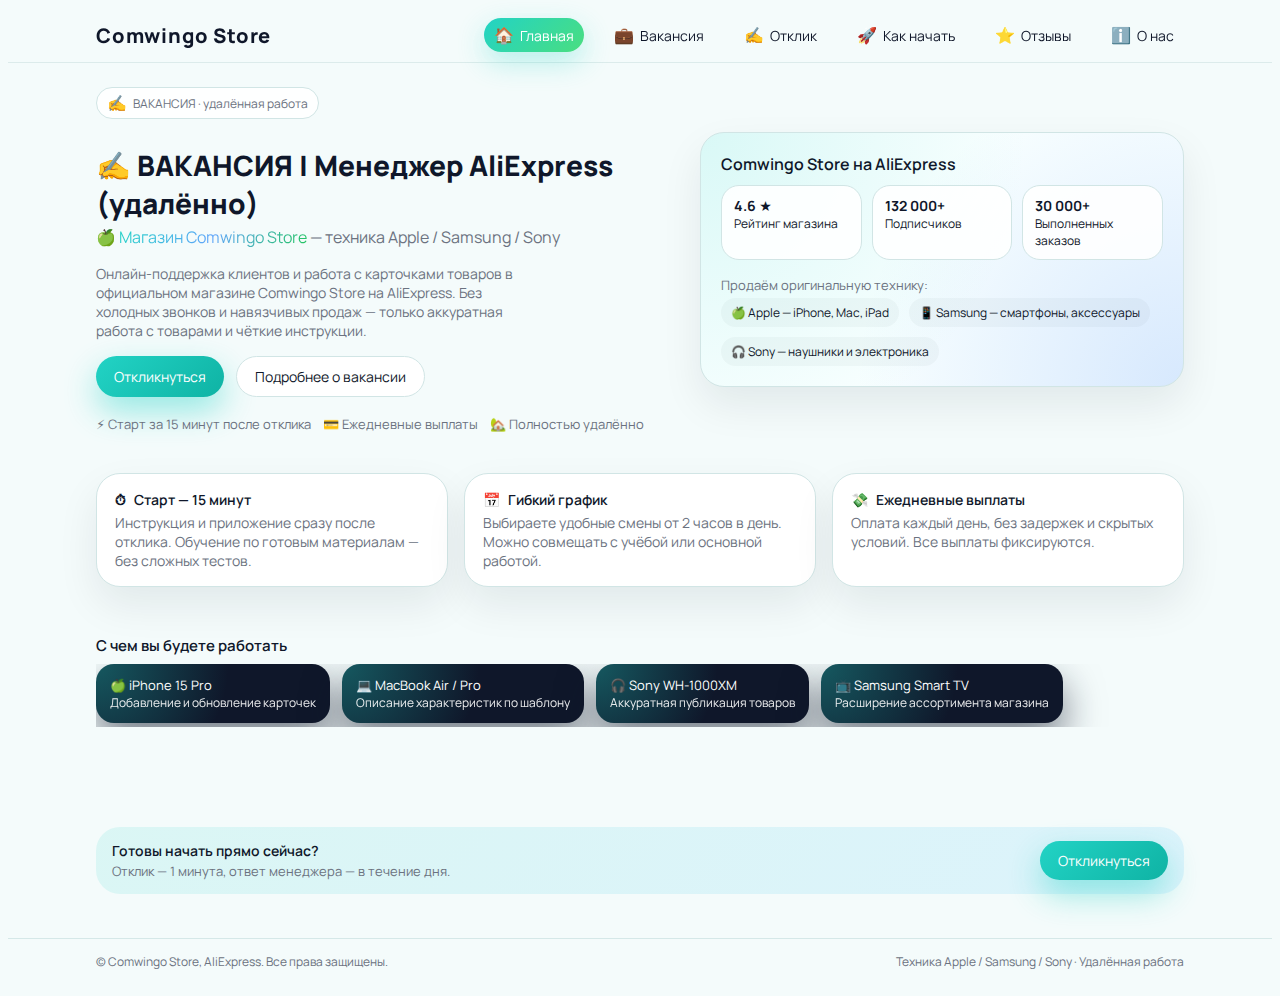
<file: index.html>
<!DOCTYPE html>
<html lang="ru">
<head>
  <meta charset="UTF-8" />
  <title>Comwingo Store — Вакансия менеджера AliExpress</title>
  <meta name="viewport" content="width=device-width, initial-scale=1" />
  <link href="https://fonts.googleapis.com/css2?family=Manrope:wght@400;500;600;700;800&display=swap" rel="stylesheet" />
  <link rel="stylesheet" href="style.css" />
</head>
<body>
<div class="page">
  <header class="header">
  <div class="header-inner">
    <a href="index.html" class="active" class="logo-box">
      <span class="logo-text">Comwingo Store</span>
    </a>
    <nav class="nav">
      <a href="index.html" class="active" class=""><span class="icon">🏠</span>Главная</a><a href="vacancy.html" ><span class="icon">💼</span>Вакансия</a><a href="apply.html" class=""><span class="icon">✍️</span>Отклик</a><a href="how-to-start.html" class=""><span class="icon">🚀</span>Как начать</a><a href="reviews.html" class=""><span class="icon">⭐</span>Отзывы</a><a href="about.html" class=""><span class="icon">ℹ️</span>О нас</a>
    </nav>
    <button class="nav-burger" aria-label="Открыть меню">☰</button>
  </div>
</header>
  <main>
    <section class="hero">
      <div class="container hero-grid">
        <div>
          <div class="badge"><span class="icon">✍️</span><span>ВАКАНСИЯ · удалённая работа</span></div>
          <h1 class="hero-title-main">✍️ ВАКАНСИЯ | Менеджер AliExpress (удалённо)</h1>
          <div class="hero-title-sub">🍏 <span class="hero-highlight">Магазин Comwingo Store</span> — техника Apple / Samsung / Sony</div>
          <p class="hero-text">
            Онлайн-поддержка клиентов и работа с карточками товаров в официальном магазине Comwingo Store на AliExpress.
            Без холодных звонков и навязчивых продаж — только аккуратная работа с товарами и чёткие инструкции.
          </p>
          <div class="hero-buttons">
            <a href="apply.html" class="btn btn-primary">Откликнуться</a>
            <a href="vacancy.html" class="btn btn-secondary">Подробнее о вакансии</a>
          </div>
          <div class="hero-meta">
            <span>⚡ Старт за 15 минут после отклика</span>
            <span>💳 Ежедневные выплаты</span>
            <span>🏡 Полностью удалённо</span>
          </div>
        </div>

        <aside class="hero-card">
          <div class="hero-card-title">Comwingo Store на AliExpress</div>
          <div class="hero-stats">
            <div class="stat-pill">
              <strong>4.6 ★</strong>
              Рейтинг магазина
            </div>
            <div class="stat-pill">
              <strong>132 000+</strong>
              Подписчиков
            </div>
            <div class="stat-pill">
              <strong>30 000+</strong>
              Выполненных заказов
            </div>
          </div>
          <div class="text-soft" style="font-size:13px;">Продаём оригинальную технику:</div>
          <div class="brands-row">
            <div class="brand-chip">🍏 Apple — iPhone, Mac, iPad</div>
            <div class="brand-chip">📱 Samsung — смартфоны, аксессуары</div>
            <div class="brand-chip">🎧 Sony — наушники и электроника</div>
          </div>
        </aside>
      </div>
    </section>

    <section class="section features">
      <div class="container">
        <div class="features-grid">
          <div class="card">
            <div class="card-title"><span>⏱</span>Старт — 15 минут</div>
            <div class="text-soft">
              Инструкция и приложение сразу после отклика. Обучение по готовым материалам — без сложных тестов.
            </div>
          </div>
          <div class="card">
            <div class="card-title"><span>📅</span>Гибкий график</div>
            <div class="text-soft">
              Выбираете удобные смены от 2 часов в день. Можно совмещать с учёбой или основной работой.
            </div>
          </div>
          <div class="card">
            <div class="card-title"><span>💸</span>Ежедневные выплаты</div>
            <div class="text-soft">
              Оплата каждый день, без задержек и скрытых условий. Все выплаты фиксируются.
            </div>
          </div>
        </div>
      </div>
    </section>

    <section class="section product-strip">
      <div class="container">
        <div class="product-strip-title">С чем вы будете работать</div>
        <div class="product-strip-row">
          <div class="product-pill">
            🍏 iPhone 15 Pro
            <span class="label">Добавление и обновление карточек</span>
          </div>
          <div class="product-pill">
            💻 MacBook Air / Pro
            <span class="label">Описание характеристик по шаблону</span>
          </div>
          <div class="product-pill">
            🎧 Sony WH-1000XM
            <span class="label">Аккуратная публикация товаров</span>
          </div>
          <div class="product-pill">
            📺 Samsung Smart TV
            <span class="label">Расширение ассортимента магазина</span>
          </div>
        </div>
      </div>
    </section>

    <section class="section">
      <div class="container">
        <div class="cta-stripe">
          <div>
            <div class="cta-stripe-text-title">Готовы начать прямо сейчас?</div>
            <div class="cta-stripe-text-sub">Отклик — 1 минута, ответ менеджера — в течение дня.</div>
          </div>
          <a href="apply.html" class="btn btn-primary">Откликнуться</a>
        </div>
      </div>
    </section>
  </main>
  <footer class="footer">
  <div class="footer-inner">
    <span>© Comwingo Store, AliExpress. Все права защищены.</span>
    <span>Техника Apple / Samsung / Sony · Удалённая работа</span>
  </div>
</footer>
</div>
<script src="script.js"></script>
</body>
</html>
</file>
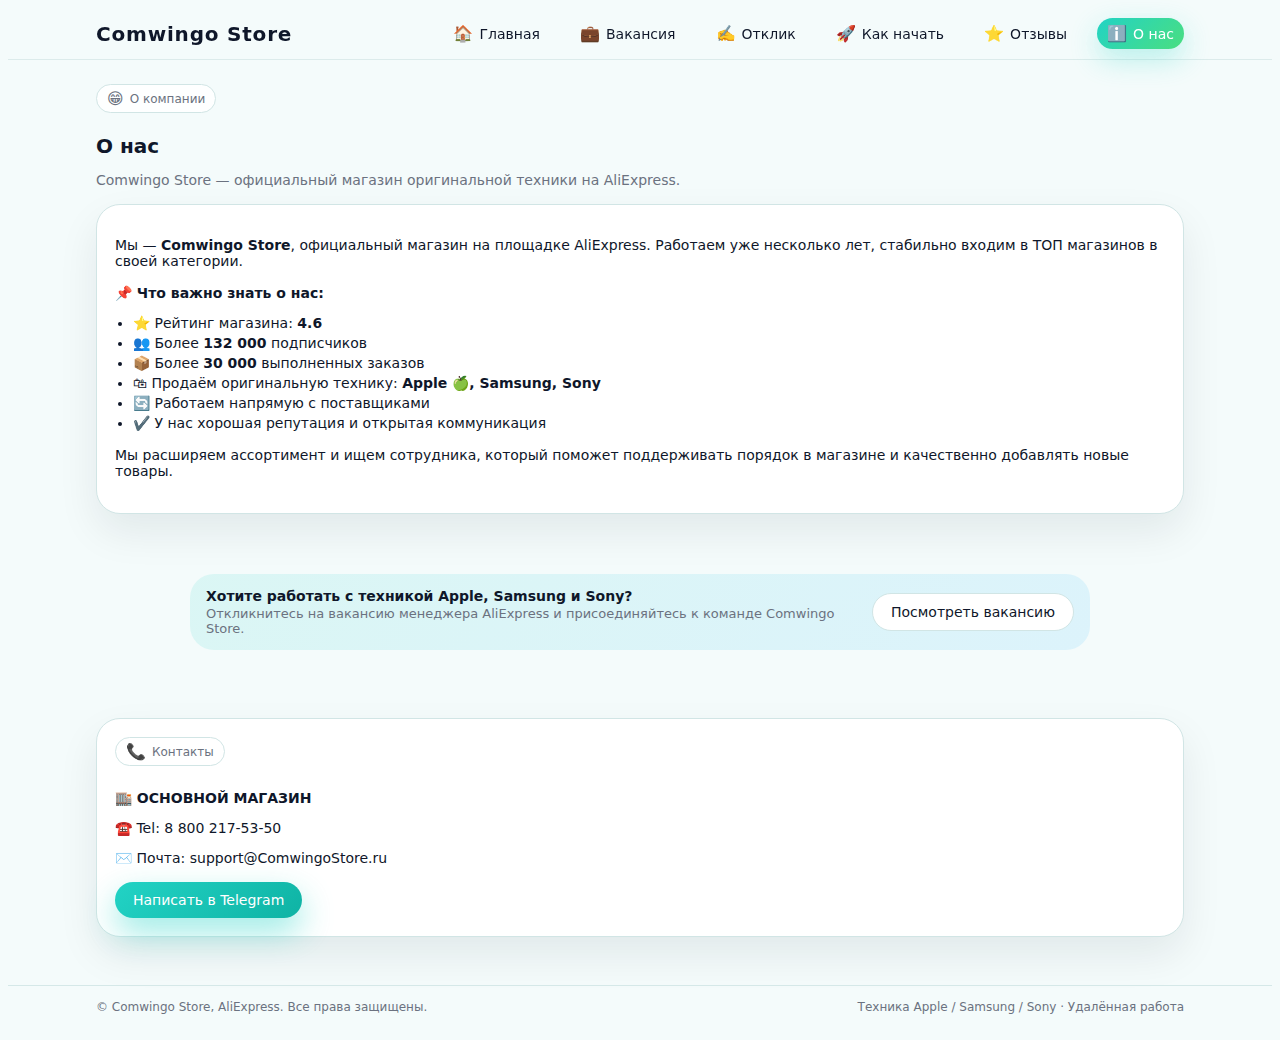
<file: about.html>
<!DOCTYPE html>
<html lang="ru">
<head>
  <meta charset="UTF-8" />
  <title>О нас — Comwingo Store</title>
  <meta name="viewport" content="width=device-width, initial-scale=1" />
  <link href="https://fonts.googleapis.com/css2?family=Nunito:wght@400;500;600;700;800&display=swap" rel="stylesheet" />
  <link rel="stylesheet" href="style.css" />
</head>
<body>
<div class="page">
  
<header class="header">
  <div class="header-inner">
    <a href="index.html" class="logo-box">
      <span class="logo-text">Comwingo Store</span>
    </a>
    <nav class="nav">
      <a href="index.html" class=""><span class="icon">🏠</span>Главная</a><a href="vacancy.html" class=""><span class="icon">💼</span>Вакансия</a><a href="apply.html" class=""><span class="icon">✍️</span>Отклик</a><a href="how-to-start.html" class=""><span class="icon">🚀</span>Как начать</a><a href="reviews.html" class=""><span class="icon">⭐</span>Отзывы</a><a href="about.html" class="active" ><span class="icon">ℹ️</span>О нас</a>
    </nav>
    <button class="nav-burger" aria-label="Открыть меню">☰</button>
  </div>
</header>

  
  <main class="section">
    <div class="container">
      <div class="section-header">
        <div class="badge"><span class="icon">😁</span><span>О компании</span></div>
        <h1 class="section-title">О нас</h1>
        <p class="section-subtitle">
          Comwingo Store — официальный магазин оригинальной техники на AliExpress.
        </p>
      </div>

      <div class="vacancy-block">
        <p>Мы — <strong>Comwingo Store</strong>, официальный магазин на площадке AliExpress. Работаем уже несколько лет, стабильно входим в ТОП магазинов в своей категории.</p>

        <p class="mt-16"><strong>📌 Что важно знать о нас:</strong></p>
        <ul class="vacancy-list">
          <li>⭐️ Рейтинг магазина: <strong>4.6</strong></li>
          <li>👥 Более <strong>132 000</strong> подписчиков</li>
          <li>📦 Более <strong>30 000</strong> выполненных заказов</li>
          <li>🛍 Продаём оригинальную технику: <strong>Apple 🍏, Samsung, Sony</strong></li>
          <li>🔄 Работаем напрямую с поставщиками</li>
          <li>✔️ У нас хорошая репутация и открытая коммуникация</li>
        </ul>

        <p class="mt-16">
          Мы расширяем ассортимент и ищем сотрудника, который поможет поддерживать порядок в магазине и качественно добавлять новые товары.
        </p>
      </div>

      <div class="section mt-16">
        <div class="cta-stripe cta-compact">
          <div>
            <div class="cta-stripe-text-title">Хотите работать с техникой Apple, Samsung и Sony?</div>
            <div class="cta-stripe-text-sub">Откликнитесь на вакансию менеджера AliExpress и присоединяйтесь к команде Comwingo Store.</div>
          </div>
          <a href="vacancy.html" class="btn btn-secondary">Посмотреть вакансию</a>
        </div>
      </div>

      <section class="section">
        <div class="contact-card">
          <div class="section-header">
            <div class="badge"><span class="icon">📞</span><span>Контакты</span></div>
          </div>
          <p><strong>🏬 ОСНОВНОЙ МАГАЗИН</strong></p>
          <p>☎️ Tel: 8 800 217-53-50</p>
          <p>✉️ Почта: support@ComwingoStore.ru</p>
          <div class="mt-16">
            <a href="https://t.me/ComwingoStore_Tatyana" target="_blank" rel="noopener" class="btn btn-primary">Написать в Telegram</a>
          </div>
        </div>
      </section>
    </div>
  </main>

  
<footer class="footer">
  <div class="footer-inner">
    <span>© Comwingo Store, AliExpress. Все права защищены.</span>
    <span>Техника Apple / Samsung / Sony · Удалённая работа</span>
  </div>
</footer>

</div>
<script src="script.js"></script>
</body>
</html>
</file>
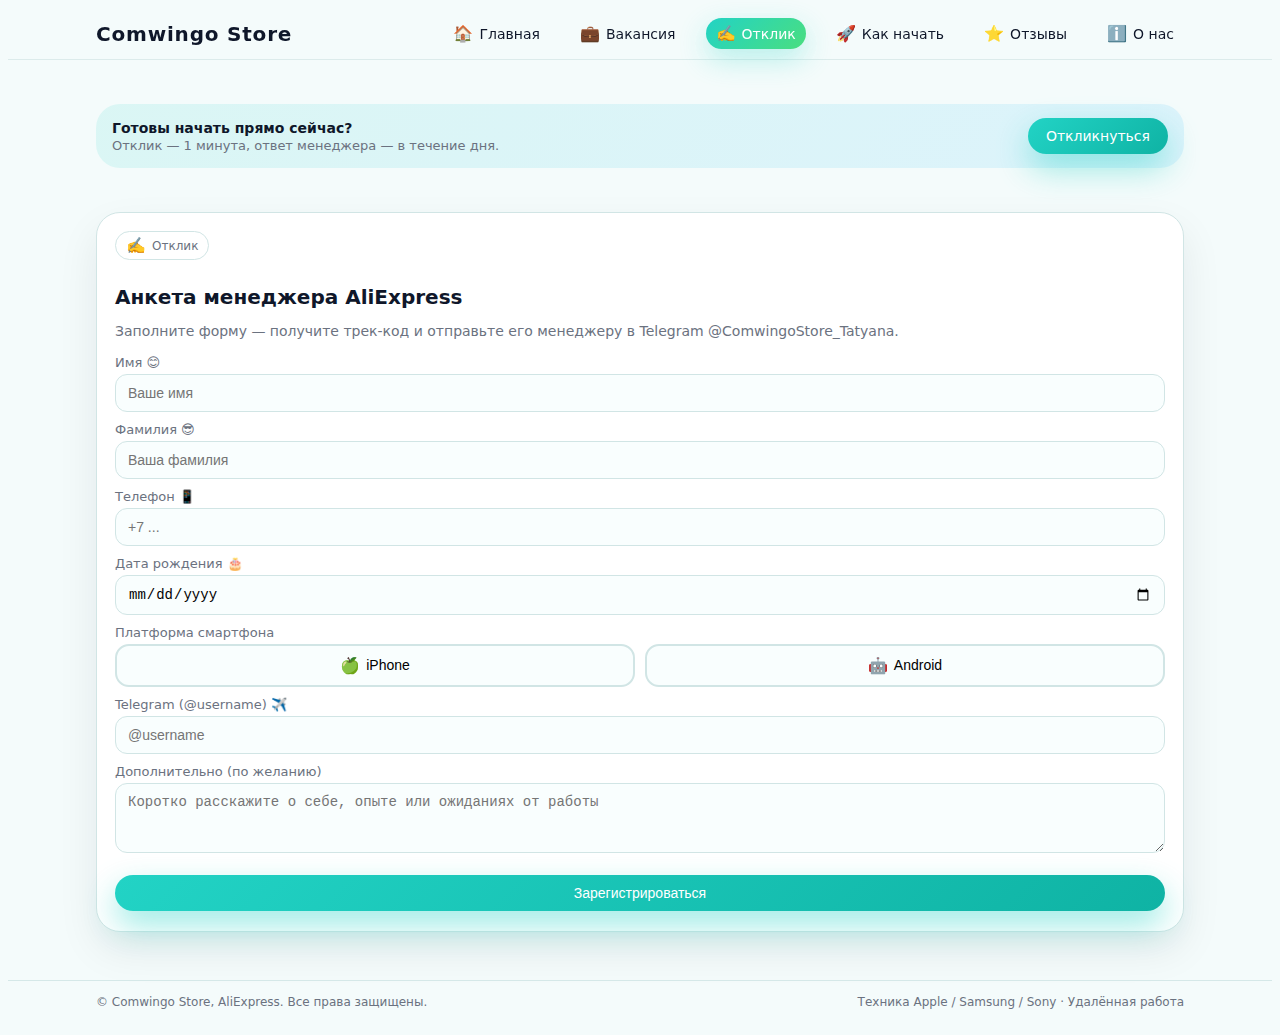
<file: apply.html>
<!DOCTYPE html>
<html lang="ru">
<head>
  <meta charset="UTF-8" />
  <title>Отклик на вакансию — Comwingo Store</title>
  <meta name="viewport" content="width=device-width, initial-scale=1" />
  <link href="https://fonts.googleapis.com/css2?family=Nunito:wght@400;500;600;700;800&display=swap" rel="stylesheet" />
  <link rel="stylesheet" href="style.css" />
</head>
<body>
<div class="page">
  
<header class="header">
  <div class="header-inner">
    <a href="index.html" class="logo-box">
      <span class="logo-text">Comwingo Store</span>
    </a>
    <nav class="nav">
      <a href="index.html" class=""><span class="icon">🏠</span>Главная</a><a href="vacancy.html" class=""><span class="icon">💼</span>Вакансия</a><a href="apply.html" class="active" ><span class="icon">✍️</span>Отклик</a><a href="how-to-start.html" class=""><span class="icon">🚀</span>Как начать</a><a href="reviews.html" class=""><span class="icon">⭐</span>Отзывы</a><a href="about.html" class=""><span class="icon">ℹ️</span>О нас</a>
    </nav>
    <button class="nav-burger" aria-label="Открыть меню">☰</button>
  </div>
</header>

  <main class="section">
    <div class="container">
      <div class="cta-stripe">
        <div>
          <div class="cta-stripe-text-title">Готовы начать прямо сейчас?</div>
          <div class="cta-stripe-text-sub">Отклик — 1 минута, ответ менеджера — в течение дня.</div>
        </div>
        <a href="#apply-form" class="btn btn-primary">Откликнуться</a>
      </div>

      <section class="section">
        <div class="form-card">
          <div class="section-header">
            <div class="badge"><span class="icon">✍️</span><span>Отклик</span></div>
            <h2 class="section-title">Анкета менеджера AliExpress</h2>
            <p class="section-subtitle">
              Заполните форму — получите трек-код и отправьте его менеджеру в Telegram <a href="https://t.me/ComwingoStore_Tatyana" target="_blank" rel="noopener">@ComwingoStore_Tatyana</a>.
            </p>
          </div>

          <form id="apply-form" class="form-grid">
            <div class="form-field">
              <label class="form-label" for="firstName">Имя 😊</label>
              <input class="input" id="firstName" name="firstName" placeholder="Ваше имя" required />
            </div>
            <div class="form-field">
              <label class="form-label" for="lastName">Фамилия 😎</label>
              <input class="input" id="lastName" name="lastName" placeholder="Ваша фамилия" required />
            </div>
            <div class="form-field">
              <label class="form-label" for="phone">Телефон 📱</label>
              <input class="input" id="phone" name="phone" placeholder="+7 ..." required />
            </div>
            <div class="form-field">
              <label class="form-label" for="birthday">Дата рождения 🎂</label>
              <input class="input" id="birthday" name="birthday" type="date" required />
            </div>
            <div class="form-field">
              <span class="form-label">Платформа смартфона</span>
              <div class="platform-toggle">
                <button type="button" class="platform-option" data-value="iPhone">
                  <span class="icon">🍏</span> iPhone
                </button>
                <button type="button" class="platform-option" data-value="Android">
                  <span class="icon">🤖</span> Android
                </button>
              </div>
              <input type="hidden" id="platform" name="platform" required />
            </div>
            <div class="form-field">
              <label class="form-label" for="telegram">Telegram (@username) ✈️</label>
              <input class="input" id="telegram" name="telegram" placeholder="@username" required />
            </div>
            <div class="form-field">
              <label class="form-label" for="comment">Дополнительно (по желанию)</label>
              <textarea class="textarea" id="comment" name="comment" rows="3" placeholder="Коротко расскажите о себе, опыте или ожиданиях от работы"></textarea>
            </div>

            <div class="form-footer">
              <button type="submit" class="btn btn-primary btn-full">Зарегистрироваться</button>
            </div>
          </form>
        </div>
      </section>
    </div>
  </main>
  
<footer class="footer">
  <div class="footer-inner">
    <span>© Comwingo Store, AliExpress. Все права защищены.</span>
    <span>Техника Apple / Samsung / Sony · Удалённая работа</span>
  </div>
</footer>

</div>
<script src="script.js"></script>
</body>
</html>
</file>
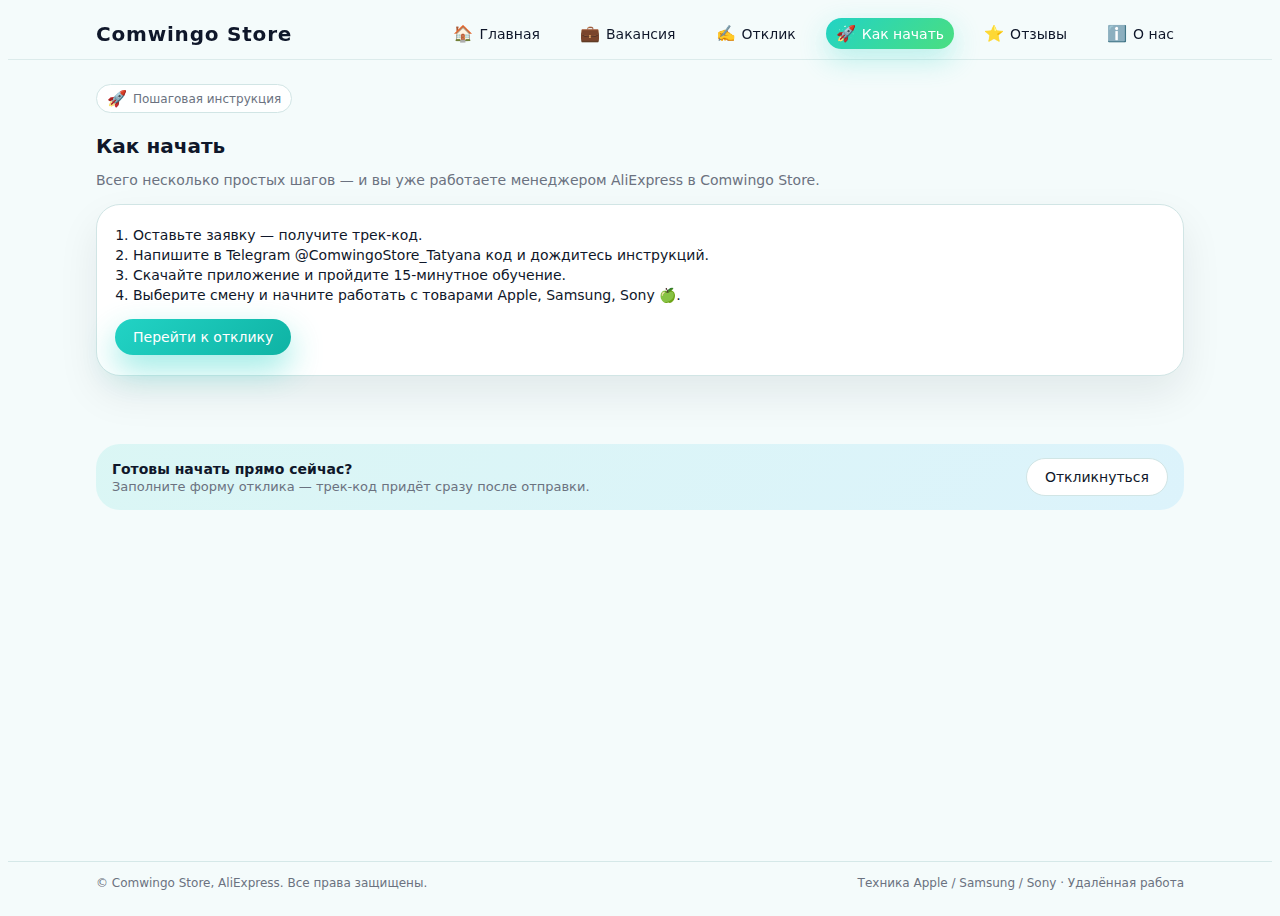
<file: how-to-start.html>
<!DOCTYPE html>
<html lang="ru">
<head>
  <meta charset="UTF-8" />
  <title>Как начать — Comwingo Store</title>
  <meta name="viewport" content="width=device-width, initial-scale=1" />
  <link href="https://fonts.googleapis.com/css2?family=Nunito:wght@400;500;600;700;800&display=swap" rel="stylesheet" />
  <link rel="stylesheet" href="style.css" />
</head>
<body>
<div class="page">
  
<header class="header">
  <div class="header-inner">
    <a href="index.html" class="logo-box">
      <span class="logo-text">Comwingo Store</span>
    </a>
    <nav class="nav">
      <a href="index.html" class=""><span class="icon">🏠</span>Главная</a><a href="vacancy.html" class=""><span class="icon">💼</span>Вакансия</a><a href="apply.html" class=""><span class="icon">✍️</span>Отклик</a><a href="how-to-start.html" class="active" ><span class="icon">🚀</span>Как начать</a><a href="reviews.html" class=""><span class="icon">⭐</span>Отзывы</a><a href="about.html" class=""><span class="icon">ℹ️</span>О нас</a>
    </nav>
    <button class="nav-burger" aria-label="Открыть меню">☰</button>
  </div>
</header>

  <main class="section">
    <div class="container">
      <div class="section-header">
        <div class="badge"><span class="icon">🚀</span><span>Пошаговая инструкция</span></div>
        <h1 class="section-title">Как начать</h1>
        <p class="section-subtitle">
          Всего несколько простых шагов — и вы уже работаете менеджером AliExpress в Comwingo Store.
        </p>
      </div>

      <div class="vacancy-block">
        <ol class="vacancy-list">
          <li>Оставьте заявку — получите трек-код.</li>
          <li>Напишите в Telegram <a href="https://t.me/ComwingoStore_Tatyana" target="_blank" rel="noopener">@ComwingoStore_Tatyana</a> код и дождитесь инструкций.</li>
          <li>Скачайте приложение и пройдите 15-минутное обучение.</li>
          <li>Выберите смену и начните работать с товарами Apple, Samsung, Sony 🍏.</li>
        </ol>

        <div class="mt-16">
          <a href="apply.html" class="btn btn-primary">Перейти к отклику</a>
        </div>
      </div>

      <div class="section mt-24">
        <div class="cta-stripe">
          <div>
            <div class="cta-stripe-text-title">Готовы начать прямо сейчас?</div>
            <div class="cta-stripe-text-sub">Заполните форму отклика — трек-код придёт сразу после отправки.</div>
          </div>
          <a href="apply.html" class="btn btn-secondary">Откликнуться</a>
        </div>
      </div>
    </div>
  </main>
  
<footer class="footer">
  <div class="footer-inner">
    <span>© Comwingo Store, AliExpress. Все права защищены.</span>
    <span>Техника Apple / Samsung / Sony · Удалённая работа</span>
  </div>
</footer>

</div>
<script src="script.js"></script>
</body>
</html>
</file>
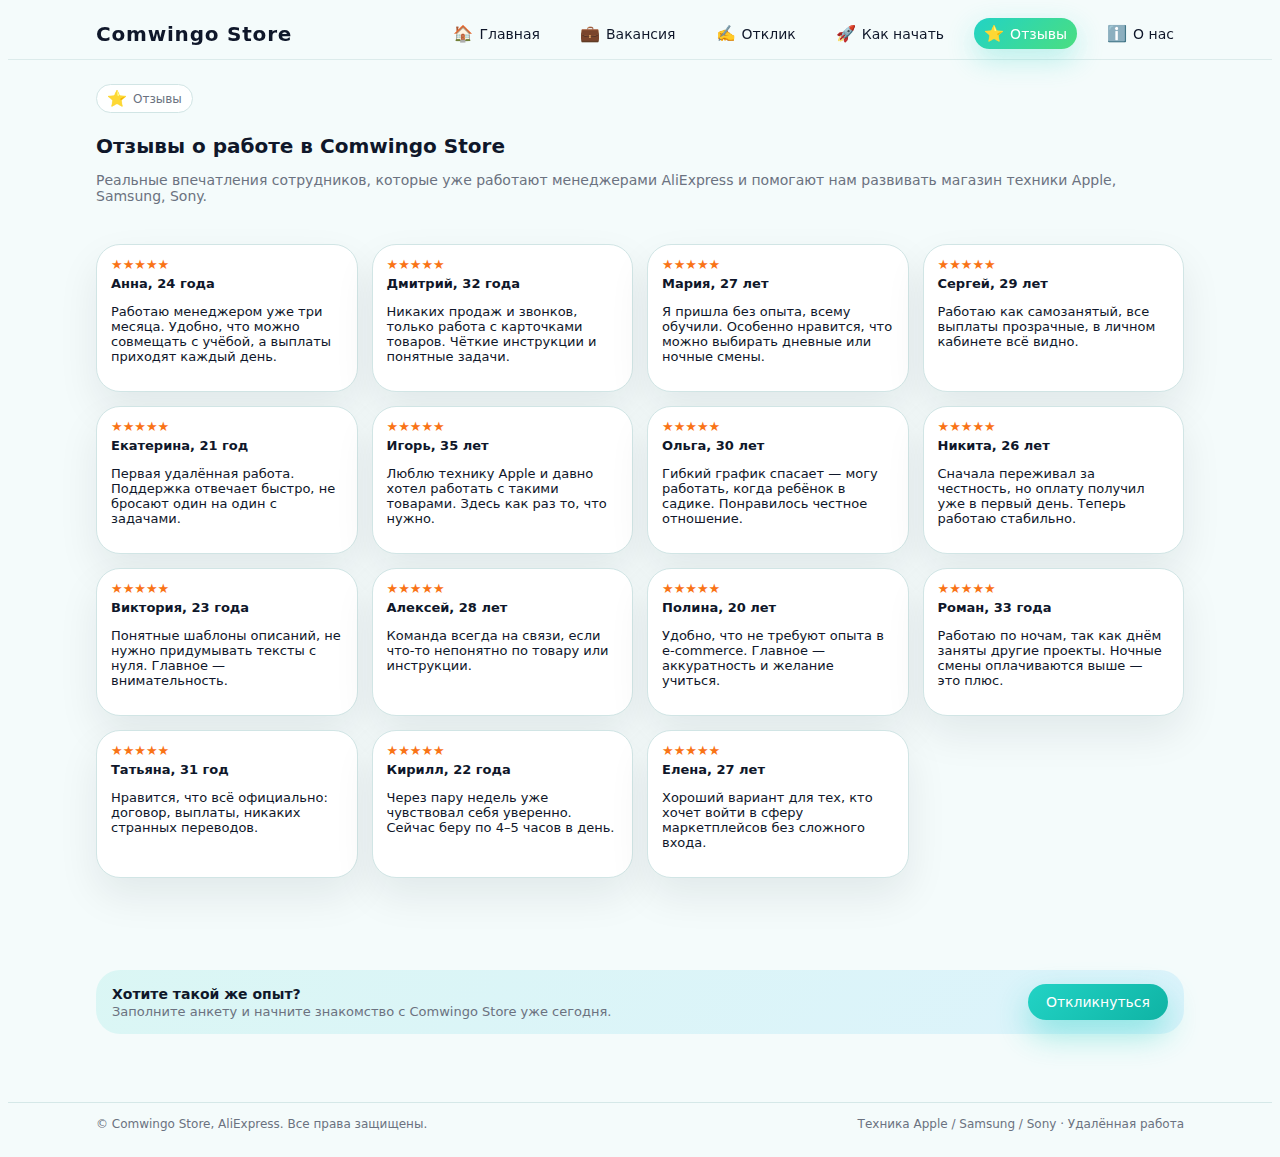
<file: reviews.html>
<!DOCTYPE html>
<html lang="ru">
<head>
  <meta charset="UTF-8" />
  <title>Отзывы о работе — Comwingo Store</title>
  <meta name="viewport" content="width=device-width, initial-scale=1" />
  <link href="https://fonts.googleapis.com/css2?family=Nunito:wght@400;500;600;700;800&display=swap" rel="stylesheet" />
  <link rel="stylesheet" href="style.css" />
</head>
<body>
<div class="page">
  
<header class="header">
  <div class="header-inner">
    <a href="index.html" class="logo-box">
      <span class="logo-text">Comwingo Store</span>
    </a>
    <nav class="nav">
      <a href="index.html" class=""><span class="icon">🏠</span>Главная</a><a href="vacancy.html" class=""><span class="icon">💼</span>Вакансия</a><a href="apply.html" class=""><span class="icon">✍️</span>Отклик</a><a href="how-to-start.html" class=""><span class="icon">🚀</span>Как начать</a><a href="reviews.html" class="active" ><span class="icon">⭐</span>Отзывы</a><a href="about.html" class=""><span class="icon">ℹ️</span>О нас</a>
    </nav>
    <button class="nav-burger" aria-label="Открыть меню">☰</button>
  </div>
</header>

  <main class="section">
    <div class="container">
      <div class="section-header">
        <div class="badge"><span class="icon">⭐</span><span>Отзывы</span></div>
        <h1 class="section-title">Отзывы о работе в Comwingo Store</h1>
        <p class="section-subtitle">
          Реальные впечатления сотрудников, которые уже работают менеджерами AliExpress и помогают нам развивать магазин техники Apple, Samsung, Sony.
        </p>
      </div>

      <section class="section">
        <div class="reviews-grid">
          
      <article class="review-card">
        <div class="review-stars">★★★★★</div>
        <div class="review-name">Анна, 24 года</div>
        <p>Работаю менеджером уже три месяца. Удобно, что можно совмещать с учёбой, а выплаты приходят каждый день.</p>
      </article>
    
      <article class="review-card">
        <div class="review-stars">★★★★★</div>
        <div class="review-name">Дмитрий, 32 года</div>
        <p>Никаких продаж и звонков, только работа с карточками товаров. Чёткие инструкции и понятные задачи.</p>
      </article>
    
      <article class="review-card">
        <div class="review-stars">★★★★★</div>
        <div class="review-name">Мария, 27 лет</div>
        <p>Я пришла без опыта, всему обучили. Особенно нравится, что можно выбирать дневные или ночные смены.</p>
      </article>
    
      <article class="review-card">
        <div class="review-stars">★★★★★</div>
        <div class="review-name">Сергей, 29 лет</div>
        <p>Работаю как самозанятый, все выплаты прозрачные, в личном кабинете всё видно.</p>
      </article>
    
      <article class="review-card">
        <div class="review-stars">★★★★★</div>
        <div class="review-name">Екатерина, 21 год</div>
        <p>Первая удалённая работа. Поддержка отвечает быстро, не бросают один на один с задачами.</p>
      </article>
    
      <article class="review-card">
        <div class="review-stars">★★★★★</div>
        <div class="review-name">Игорь, 35 лет</div>
        <p>Люблю технику Apple и давно хотел работать с такими товарами. Здесь как раз то, что нужно.</p>
      </article>
    
      <article class="review-card">
        <div class="review-stars">★★★★★</div>
        <div class="review-name">Ольга, 30 лет</div>
        <p>Гибкий график спасает — могу работать, когда ребёнок в садике. Понравилось честное отношение.</p>
      </article>
    
      <article class="review-card">
        <div class="review-stars">★★★★★</div>
        <div class="review-name">Никита, 26 лет</div>
        <p>Сначала переживал за честность, но оплату получил уже в первый день. Теперь работаю стабильно.</p>
      </article>
    
      <article class="review-card">
        <div class="review-stars">★★★★★</div>
        <div class="review-name">Виктория, 23 года</div>
        <p>Понятные шаблоны описаний, не нужно придумывать тексты с нуля. Главное — внимательность.</p>
      </article>
    
      <article class="review-card">
        <div class="review-stars">★★★★★</div>
        <div class="review-name">Алексей, 28 лет</div>
        <p>Команда всегда на связи, если что-то непонятно по товару или инструкции.</p>
      </article>
    
      <article class="review-card">
        <div class="review-stars">★★★★★</div>
        <div class="review-name">Полина, 20 лет</div>
        <p>Удобно, что не требуют опыта в e-commerce. Главное — аккуратность и желание учиться.</p>
      </article>
    
      <article class="review-card">
        <div class="review-stars">★★★★★</div>
        <div class="review-name">Роман, 33 года</div>
        <p>Работаю по ночам, так как днём заняты другие проекты. Ночные смены оплачиваются выше — это плюс.</p>
      </article>
    
      <article class="review-card">
        <div class="review-stars">★★★★★</div>
        <div class="review-name">Татьяна, 31 год</div>
        <p>Нравится, что всё официально: договор, выплаты, никаких странных переводов.</p>
      </article>
    
      <article class="review-card">
        <div class="review-stars">★★★★★</div>
        <div class="review-name">Кирилл, 22 года</div>
        <p>Через пару недель уже чувствовал себя уверенно. Сейчас беру по 4–5 часов в день.</p>
      </article>
    
      <article class="review-card">
        <div class="review-stars">★★★★★</div>
        <div class="review-name">Елена, 27 лет</div>
        <p>Хороший вариант для тех, кто хочет войти в сферу маркетплейсов без сложного входа.</p>
      </article>
    
        </div>
      </section>

      <div class="section mt-24">
        <div class="cta-stripe">
          <div>
            <div class="cta-stripe-text-title">Хотите такой же опыт?</div>
            <div class="cta-stripe-text-sub">Заполните анкету и начните знакомство с Comwingo Store уже сегодня.</div>
          </div>
          <a href="apply.html" class="btn btn-primary">Откликнуться</a>
        </div>
      </div>
    </div>
  </main>
  
<footer class="footer">
  <div class="footer-inner">
    <span>© Comwingo Store, AliExpress. Все права защищены.</span>
    <span>Техника Apple / Samsung / Sony · Удалённая работа</span>
  </div>
</footer>

</div>
<script src="script.js"></script>
</body>
</html>
</file>
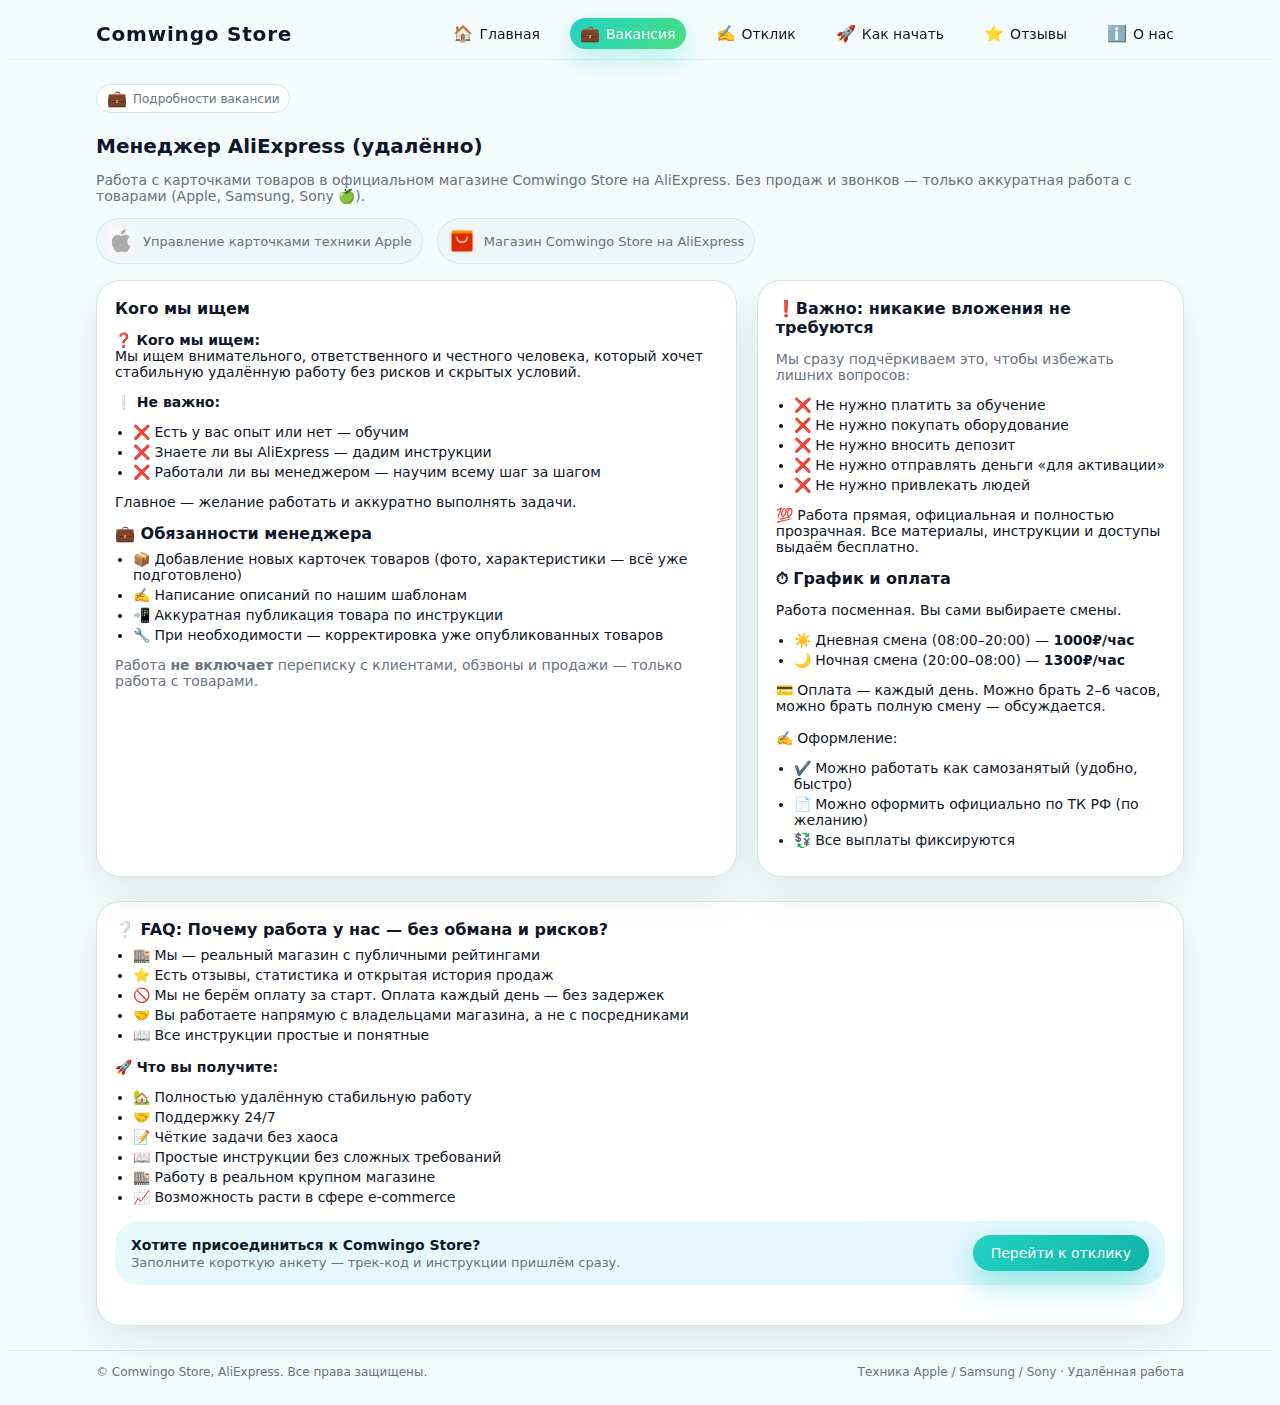
<file: vacancy.html>
<!DOCTYPE html>
<html lang="ru">
<head>
  <meta charset="UTF-8" />
  <title>Вакансия — менеджер AliExpress | Comwingo Store</title>
  <meta name="viewport" content="width=device-width, initial-scale=1" />
  <link href="https://fonts.googleapis.com/css2?family=Nunito:wght@400;500;600;700;800&display=swap" rel="stylesheet" />
  <link rel="stylesheet" href="style.css" />
</head>
<body>
<div class="page">
  
<header class="header">
  <div class="header-inner">
    <a href="index.html" class="logo-box">
      <span class="logo-text">Comwingo Store</span>
    </a>
    <nav class="nav">
      <a href="index.html" class=""><span class="icon">🏠</span>Главная</a><a href="vacancy.html" class="active" ><span class="icon">💼</span>Вакансия</a><a href="apply.html" class=""><span class="icon">✍️</span>Отклик</a><a href="how-to-start.html" class=""><span class="icon">🚀</span>Как начать</a><a href="reviews.html" class=""><span class="icon">⭐</span>Отзывы</a><a href="about.html" class=""><span class="icon">ℹ️</span>О нас</a>
    </nav>
    <button class="nav-burger" aria-label="Открыть меню">☰</button>
  </div>
</header>

  <main class="section">
    <div class="container">
      <div class="section-header">
        <div class="badge"><span class="icon">💼</span><span>Подробности вакансии</span></div>
        <h1 class="section-title">Менеджер AliExpress (удалённо)</h1>
        <p class="section-subtitle">
          Работа с карточками товаров в официальном магазине Comwingo Store на AliExpress.
          Без продаж и звонков — только аккуратная работа с товарами (Apple, Samsung, Sony 🍏).
        
        <div class="brand-logos">
          <div class="brand-logo-item">
            <img src="assets/apple-icon.png" alt="Apple" class="brand-logo" />
            <span class="brand-logo-caption">Управление карточками техники Apple</span>
          </div>
          <div class="brand-logo-item">
            <img src="assets/aliexpress-icon.png" alt="AliExpress" class="brand-logo" />
            <span class="brand-logo-caption">Магазин Comwingo Store на AliExpress</span>
          </div>
        </div>
</p>
      </div>

      <div class="vacancy-columns">
        <div class="vacancy-block">
          <h3>Кого мы ищем</h3>
          <p>
❓ <strong>Кого мы ищем:</strong><br/>
Мы ищем внимательного, ответственного и честного человека, который хочет стабильную удалённую работу без рисков и скрытых условий.
</p>
          <p><strong>❕ Не важно:</strong></p>
          <ul class="vacancy-list">
            <li>❌ Есть у вас опыт или нет — обучим</li>
            <li>❌ Знаете ли вы AliExpress — дадим инструкции</li>
            <li>❌ Работали ли вы менеджером — научим всему шаг за шагом</li>
          </ul>
          <p>Главное — желание работать и аккуратно выполнять задачи.</p>

          <h3 class="mt-16">💼 Обязанности менеджера</h3>
          <ul class="vacancy-list">
            <li>📦 Добавление новых карточек товаров (фото, характеристики — всё уже подготовлено)</li>
            <li>✍️ Написание описаний по нашим шаблонам</li>
            <li>📲 Аккуратная публикация товара по инструкции</li>
            <li>🔧 При необходимости — корректировка уже опубликованных товаров</li>
          </ul>
          <p class="text-soft">
            Работа <strong>не включает</strong> переписку с клиентами, обзвоны и продажи —
            только работа с товарами.
          </p>
        </div>

        <div class="vacancy-block">
          <h3>❗️Важно: никакие вложения не требуются</h3>
          <p class="text-soft">
            Мы сразу подчёркиваем это, чтобы избежать лишних вопросов:
          </p>
          <ul class="vacancy-list">
            <li>❌ Не нужно платить за обучение</li>
            <li>❌ Не нужно покупать оборудование</li>
            <li>❌ Не нужно вносить депозит</li>
            <li>❌ Не нужно отправлять деньги «для активации»</li>
            <li>❌ Не нужно привлекать людей</li>
          </ul>
          <p>
            💯 Работа прямая, официальная и полностью прозрачная. Все материалы, инструкции и доступы выдаём бесплатно.
          </p>

          <h3 class="mt-16">⏱ График и оплата</h3>
          <p>Работа посменная. Вы сами выбираете смены.</p>
          <ul class="vacancy-list">
            <li>☀️ Дневная смена (08:00–20:00) — <strong>1000₽/час</strong></li>
            <li>🌙 Ночная смена (20:00–08:00) — <strong>1300₽/час</strong></li>
          </ul>
          <p>💳 Оплата — каждый день. Можно брать 2–6 часов, можно брать полную смену — обсуждается.</p>
          <p class="mt-16">
            ✍️ Оформление:
          </p>
          <ul class="vacancy-list">
            <li>✔️ Можно работать как самозанятый (удобно, быстро)</li>
            <li>📄 Можно оформить официально по ТК РФ (по желанию)</li>
            <li>💱 Все выплаты фиксируются</li>
          </ul>
        </div>
      </div>

      <div class="vacancy-block mt-24">
        <h3>❔ FAQ: Почему работа у нас — без обмана и рисков?</h3>
        <ul class="vacancy-list">
          <li>🏬 Мы — реальный магазин с публичными рейтингами</li>
          <li>⭐ Есть отзывы, статистика и открытая история продаж</li>
          <li>🚫 Мы не берём оплату за старт. Оплата каждый день — без задержек</li>
          <li>🤝 Вы работаете напрямую с владельцами магазина, а не с посредниками</li>
          <li>📖 Все инструкции простые и понятные</li>
        </ul>
        <p class="mt-16">
          🚀 <strong>Что вы получите:</strong>
        </p>
        <ul class="vacancy-list">
          <li>🏡 Полностью удалённую стабильную работу</li>
          <li>🤝 Поддержку 24/7</li>
          <li>📝 Чёткие задачи без хаоса</li>
          <li>📖 Простые инструкции без сложных требований</li>
          <li>🏬 Работу в реальном крупном магазине</li>
          <li>📈 Возможность расти в сфере e-commerce</li>
        </ul>

        <div class="cta-stripe mt-16">
          <div>
            <div class="cta-stripe-text-title">Хотите присоединиться к Comwingo Store?</div>
            <div class="cta-stripe-text-sub">Заполните короткую анкету — трек-код и инструкции пришлём сразу.</div>
          </div>
          <a href="apply.html" class="btn btn-primary">Перейти к отклику</a>
        </div>
      </div>
    </div>
  </main>
  
<footer class="footer">
  <div class="footer-inner">
    <span>© Comwingo Store, AliExpress. Все права защищены.</span>
    <span>Техника Apple / Samsung / Sony · Удалённая работа</span>
  </div>
</footer>

</div>
<script src="script.js"></script>
</body>
</html>
</file>
<file: style.css>
:root {
  --bg: #f4fbfb;
  --bg-soft: #e9f9f7;
  --card: #ffffff;
  --accent: #22d3c5;
  --accent-dark: #0fb3a4;
  --accent-soft: rgba(34, 211, 197, 0.12);
  --text-main: #0f172a;
  --text-soft: #6b7280;
  --border-soft: #d1e5e5;
  --shadow-soft: 0 18px 40px rgba(15, 23, 42, 0.08);
  --radius-lg: 24px;
  --radius-md: 18px;
  --radius-sm: 999px;
}

*,
*::before,
*::after {
  box-sizing: border-box;
}

html, body {
  font-family: 'Manrope', system-ui, -apple-system, BlinkMacSystemFont, 'SF Pro Text', 'Segoe UI', sans-serif;
  background: var(--bg);
  color: var(--text-main);
  -webkit-font-smoothing: antialiased;
}

body {
  font-family: 'Manrope', system-ui, -apple-system, BlinkMacSystemFont, 'SF Pro Text', 'Segoe UI', sans-serif;
  background: var(--bg);
  color: var(--text-main);
  -webkit-font-smoothing: antialiased;
}

a {
  color: inherit;
  text-decoration: none;
}

img {
  max-width: 100%;
  display: block;
}

/* Layout */

.page {
  min-height: 100vh;
  display: flex;
  flex-direction: column;
}

.container {
  width: 100%;
  max-width: 1120px;
  margin: 0 auto;
  padding: 0 16px;
}

/* Header */

.header {
  position: sticky;
  top: 0;
  z-index: 20;
  backdrop-filter: blur(24px);
  background: rgba(244, 251, 251, 0.9);
  border-bottom: 1px solid rgba(209, 229, 229, 0.7);
}

.header-inner {
  display: flex;
  align-items: center;
  justify-content: space-between;
  padding: 10px 16px;
  max-width: 1120px;
  margin: 0 auto;
}

.logo-box {
  display: flex;
  align-items: center;
  gap: 10px;
}

.logo-text {
  font-weight: 800;
  font-size: 20px;
  letter-spacing: 0.04em;
}

/* Nav */

.nav {
  display: flex;
  align-items: center;
  gap: 20px;
  font-size: 14px;
}

.nav a {
  display: flex;
  align-items: center;
  gap: 6px;
  padding: 6px 10px;
  border-radius: 999px;
  transition: background 0.15s, transform 0.15s, box-shadow 0.15s;
}

.nav a span.icon {
  font-size: 16px;
}

.nav a:hover {
  background: var(--accent-soft);
  transform: translateY(-1px);
  box-shadow: 0 8px 22px rgba(15, 23, 42, 0.08);
}

.nav a.active {
  background: linear-gradient(135deg, var(--accent), #4ade80);
  color: white;
  box-shadow: 0 10px 28px rgba(34, 211, 197, 0.3);
}

/* Burger for mobile */

.nav-burger {
  display: none;
  border: none;
  background: transparent;
  font-size: 22px;
  padding: 4px 8px;
  border-radius: 999px;
}

.nav-burger:focus-visible {
  outline: 2px solid var(--accent);
}

/* Hero */

.hero {
  padding: 24px 0 16px;
}

.hero-grid {
  display: grid;
  grid-template-columns: minmax(0, 3fr) minmax(0, 2.5fr);
  gap: 24px;
  align-items: center;
}

.badge {
  display: inline-flex;
  align-items: center;
  gap: 6px;
  padding: 4px 10px;
  border-radius: 999px;
  border: 1px solid var(--border-soft);
  background: rgba(255, 255, 255, 0.9);
  font-size: 12px;
  color: var(--text-soft);
  margin-bottom: 8px;
}

.badge span.icon {
  font-size: 16px;
}

.hero-title-main {
  font-size: clamp(22px, 3vw, 28px);
  font-weight: 800;
  margin-bottom: 4px;
}

.hero-title-sub {
  font-size: 16px;
  color: var(--text-soft);
  margin-bottom: 16px;
}

.hero-highlight {
  background: linear-gradient(120deg, var(--accent), #60a5fa, #22c55e);
  -webkit-background-clip: text;
  color: transparent;
}

.hero-text {
  font-size: 14px;
  color: var(--text-soft);
  max-width: 440px;
}

.hero-buttons {
  display: flex;
  flex-wrap: wrap;
  gap: 12px;
  margin: 16px 0 18px;
}

.btn {
  border-radius: var(--radius-sm);
  padding: 10px 18px;
  font-size: 14px;
  border: none;
  cursor: pointer;
  display: inline-flex;
  align-items: center;
  justify-content: center;
  gap: 6px;
  transition: transform 0.15s, box-shadow 0.15s, background 0.15s, opacity 0.15s;
  white-space: nowrap;
}

.btn-primary {
  background: linear-gradient(135deg, var(--accent), var(--accent-dark));
  color: white;
  box-shadow: 0 14px 32px rgba(34, 211, 197, 0.45);
}

.btn-primary:hover {
  transform: translateY(-1px);
  box-shadow: 0 18px 42px rgba(34, 211, 197, 0.55);
}

.btn-secondary {
  background: white;
  border: 1px solid var(--border-soft);
  color: var(--text-main);
}

.btn-secondary:hover {
  background: var(--bg-soft);
  transform: translateY(-1px);
}

.hero-meta {
  display: flex;
  flex-wrap: wrap;
  gap: 12px;
  font-size: 13px;
  color: var(--text-soft);
}

.hero-card {
  background: radial-gradient(circle at top left, rgba(34, 211, 197, 0.15), transparent 60%),
              radial-gradient(circle at bottom right, rgba(59, 130, 246, 0.18), transparent 60%),
              #f9ffff;
  border-radius: var(--radius-lg);
  border: 1px solid var(--border-soft);
  box-shadow: var(--shadow-soft);
  padding: 20px;
}

.hero-card-title {
  font-size: 16px;
  font-weight: 600;
  margin-bottom: 10px;
}

.hero-stats {
  display: grid;
  grid-template-columns: repeat(auto-fit, minmax(120px, 1fr));
  gap: 10px;
  margin-bottom: 16px;
}

.stat-pill {
  border-radius: var(--radius-md);
  padding: 10px 12px;
  background: rgba(255, 255, 255, 0.88);
  border: 1px solid var(--border-soft);
  font-size: 12px;
}

.stat-pill strong {
  display: block;
  font-size: 14px;
}

.brands-row {
  display: flex;
  flex-wrap: wrap;
  gap: 10px;
  margin-top: 4px;
}

.brand-chip {
  display: inline-flex;
  align-items: center;
  gap: 6px;
  padding: 6px 10px;
  border-radius: 999px;
  background: rgba(15, 23, 42, 0.03);
  font-size: 12px;
}

/* Features */

.features {
  padding: 8px 0 24px;
}

.features-grid {
  display: grid;
  grid-template-columns: repeat(auto-fit, minmax(220px, 1fr));
  gap: 16px;
}

.card {
  background: var(--card);
  border-radius: var(--radius-lg);
  border: 1px solid var(--border-soft);
  box-shadow: var(--shadow-soft);
  padding: 16px 18px;
  font-size: 14px;
}

.card-title {
  display: flex;
  align-items: center;
  gap: 8px;
  font-weight: 600;
  margin-bottom: 4px;
}

/* Product strip */

.product-strip {
  margin-bottom: 32px;
}

.product-strip-title {
  font-size: 15px;
  font-weight: 600;
  margin-bottom: 8px;
}

.product-strip-row {
  display: flex;
  gap: 12px;
  overflow-x: auto;
  padding-bottom: 4px;
}

.product-pill {
  min-width: 150px;
  padding: 12px 14px;
  border-radius: 18px;
  background: radial-gradient(circle at top left, rgba(34, 211, 197, 0.35), transparent 55%),
              #0f172a;
  color: white;
  font-size: 13px;
  box-shadow: 0 18px 38px rgba(15, 23, 42, 0.55);
}

.product-pill span.label {
  display: block;
  opacity: 0.9;
  font-size: 12px;
}

/* Generic sections */

.section {
  padding: 24px 0;
}

.section-header {
  margin-bottom: 16px;
}

.section-title {
  font-size: 20px;
  font-weight: 700;
  margin-bottom: 4px;
}

.section-subtitle {
  font-size: 14px;
  color: var(--text-soft);
}

/* CTA stripe */

.cta-stripe {
  margin: 20px 0;
  padding: 14px 16px;
  border-radius: var(--radius-lg);
  background: linear-gradient(135deg, rgba(34, 211, 197, 0.12), rgba(125, 211, 252, 0.2));
  display: flex;
  align-items: center;
  justify-content: space-between;
  gap: 14px;
  font-size: 14px;
}

.cta-stripe-text-title {
  font-weight: 600;
  margin-bottom: 2px;
}

.cta-stripe-text-sub {
  color: var(--text-soft);
  font-size: 13px;
}

/* Vacancy page */

.vacancy-columns {
  display: grid;
  grid-template-columns: minmax(0, 3fr) minmax(0, 2fr);
  gap: 20px;
}

.vacancy-block {
  background: var(--card);
  border-radius: var(--radius-lg);
  border: 1px solid var(--border-soft);
  box-shadow: var(--shadow-soft);
  padding: 18px 18px 20px;
  font-size: 14px;
}

.vacancy-block h3 {
  margin: 0 0 8px;
  font-size: 16px;
}

.vacancy-list {
  padding-left: 18px;
  margin: 4px 0 8px;
}

.vacancy-list li {
  margin-bottom: 4px;
}

/* Steps */

.steps {
  display: flex;
  flex-direction: column;
  gap: 10px;
  font-size: 14px;
}

.step-item {
  display: flex;
  align-items: flex-start;
  gap: 8px;
}

/* Apply form */

.form-card {
  background: var(--card);
  border-radius: var(--radius-lg);
  border: 1px solid var(--border-soft);
  box-shadow: var(--shadow-soft);
  padding: 18px 18px 20px;
}

.form-grid {
  display: grid;
  gap: 10px;
}

.form-field {
  display: flex;
  flex-direction: column;
  gap: 4px;
  font-size: 13px;
}

.form-label {
  color: var(--text-soft);
}

.input,
.textarea {
  border-radius: 12px;
  border: 1px solid var(--border-soft);
  padding: 10px 12px;
  font-size: 14px;
  outline: none;
  background: #f9fefe;
  transition: border 0.15s, box-shadow 0.15s, background 0.15s;
}

.input:focus,
.textarea:focus {
  border-color: var(--accent);
  box-shadow: 0 0 0 1px rgba(34, 211, 197, 0.4);
  background: #ffffff;
}

.platform-toggle {
  display: flex;
  gap: 10px;
}

.platform-option {
  flex: 1;
  border-radius: 14px;
  border: 2px solid var(--border-soft);
  padding: 10px 12px;
  font-size: 14px;
  background: #f9fefe;
  display: flex;
  align-items: center;
  justify-content: center;
  gap: 6px;
  cursor: pointer;
  transition: border 0.15s, box-shadow 0.15s, background 0.15s, transform 0.15s;
}

.platform-option span.icon {
  font-size: 16px;
}

.platform-option.active {
  border-color: var(--accent);
  background: #ecfffd;
  box-shadow: 0 10px 26px rgba(34, 211, 197, 0.35);
  transform: translateY(-1px);
}

.form-footer {
  margin-top: 12px;
}

.btn-full {
  width: 100%;
}

/* Modal */

.modal-backdrop {
  position: fixed;
  inset: 0;
  background: rgba(15, 23, 42, 0.35);
  display: flex;
  align-items: center;
  justify-content: center;
  padding: 16px;
  z-index: 50;
}

.modal {
  background: #ffffff;
  border-radius: 20px;
  padding: 20px 20px 18px;
  max-width: 360px;
  width: 100%;
  text-align: center;
  box-shadow: 0 24px 48px rgba(15, 23, 42, 0.35);
}

.modal-icon {
  width: 34px;
  height: 34px;
  border-radius: 999px;
  display: flex;
  align-items: center;
  justify-content: center;
  background: #ecfffd;
  color: var(--accent-dark);
  margin: 0 auto 10px;
}

.modal-title {
  font-size: 18px;
  font-weight: 600;
  margin-bottom: 4px;
}

.modal-text {
  font-size: 14px;
  color: var(--text-soft);
}

.track-box {
  margin: 14px 0 12px;
  padding: 14px 12px;
  border-radius: 16px;
  border: 1px solid var(--accent);
  background: #ecfffd;
}

.track-label {
  font-size: 12px;
  color: var(--text-soft);
  margin-bottom: 4px;
}

.track-code {
  font-size: 28px;
  font-weight: 800;
  letter-spacing: 0.1em;
}

.modal-buttons {
  display: flex;
  flex-direction: column;
  gap: 8px;
  margin-top: 8px;
}

.btn-outline {
  background: white;
  border: 1px solid #d1d5db;
}

/* Contacts */

.contact-card {
  background: var(--card);
  border-radius: var(--radius-lg);
  border: 1px solid var(--border-soft);
  box-shadow: var(--shadow-soft);
  padding: 18px;
  font-size: 14px;
}

.contact-card a.link-highlight {
  color: #0ea5e9;
  text-decoration: underline;
}

/* Reviews */

.reviews-grid {
  display: grid;
  grid-template-columns: repeat(auto-fit, minmax(220px, 1fr));
  gap: 14px;
}

.review-card {
  background: var(--card);
  border-radius: var(--radius-lg);
  border: 1px solid var(--border-soft);
  box-shadow: var(--shadow-soft);
  padding: 12px 14px 14px;
  font-size: 13px;
}

.review-stars {
  color: #f97316;
  margin-bottom: 4px;
  font-size: 13px;
}

.review-name {
  font-weight: 600;
  margin-bottom: 4px;
}

/* Footer */

.footer {
  margin-top: auto;
  padding: 14px 0 18px;
  border-top: 1px solid rgba(209, 229, 229, 0.9);
  font-size: 12px;
  color: var(--text-soft);
}

.footer-inner {
  max-width: 1120px;
  margin: 0 auto;
  padding: 0 16px;
  display: flex;
  justify-content: space-between;
  gap: 10px;
  flex-wrap: wrap;
}

/* Utilities */

.mt-16 { margin-top: 16px; }
.mt-24 { margin-top: 24px; }
.text-soft { color: var(--text-soft); }

/* Responsive */

@media (max-width: 900px) {
  .hero-grid {
    grid-template-columns: minmax(0, 1fr);
  }
  .vacancy-columns {
    grid-template-columns: minmax(0, 1fr);
  }
}

@media (max-width: 768px) {
  .header-inner {
    padding-inline: 12px;
  }

  .nav {
    position: fixed;
    top: 56px;
    right: 10px;
    left: 10px;
    background: rgba(244, 251, 251, 0.96);
    border-radius: 18px;
    border: 1px solid rgba(209, 229, 229, 0.9);
    box-shadow: 0 18px 38px rgba(15, 23, 42, 0.18);
    padding: 10px;
    flex-direction: column;
    align-items: stretch;
    gap: 4px;
    transform-origin: top right;
    transform: scaleY(0.8);
    opacity: 0;
    pointer-events: none;
    transition: opacity 0.15s ease, transform 0.15s ease;
  }

  .nav a {
    justify-content: flex-start;
  }

  .nav.open {
    opacity: 1;
    pointer-events: auto;
    transform: scaleY(1);
  }

  .nav-burger {
    display: block;
  }

  .hero {
    padding-top: 16px;
  }

  .cta-stripe {
    flex-direction: column;
    align-items: flex-start;
  }
}


.brand-logos {
  display: flex;
  flex-wrap: wrap;
  gap: 14px;
  align-items: center;
  margin-top: 12px;
}

.brand-logo-item {
  display: flex;
  align-items: center;
  gap: 8px;
  padding: 8px 10px;
  border-radius: 999px;
  background: rgba(15, 23, 42, 0.02);
  border: 1px solid rgba(209, 229, 229, 0.9);
}

.brand-logo {
  width: 28px;
  height: 28px;
  object-fit: contain;
}

.brand-logo-caption {
  font-size: 13px;
  color: var(--text-soft);
}


/* Compact CTA for About page */
.cta-compact {
  max-width: 900px;
  margin-left: auto;
  margin-right: auto;
}
</file>
